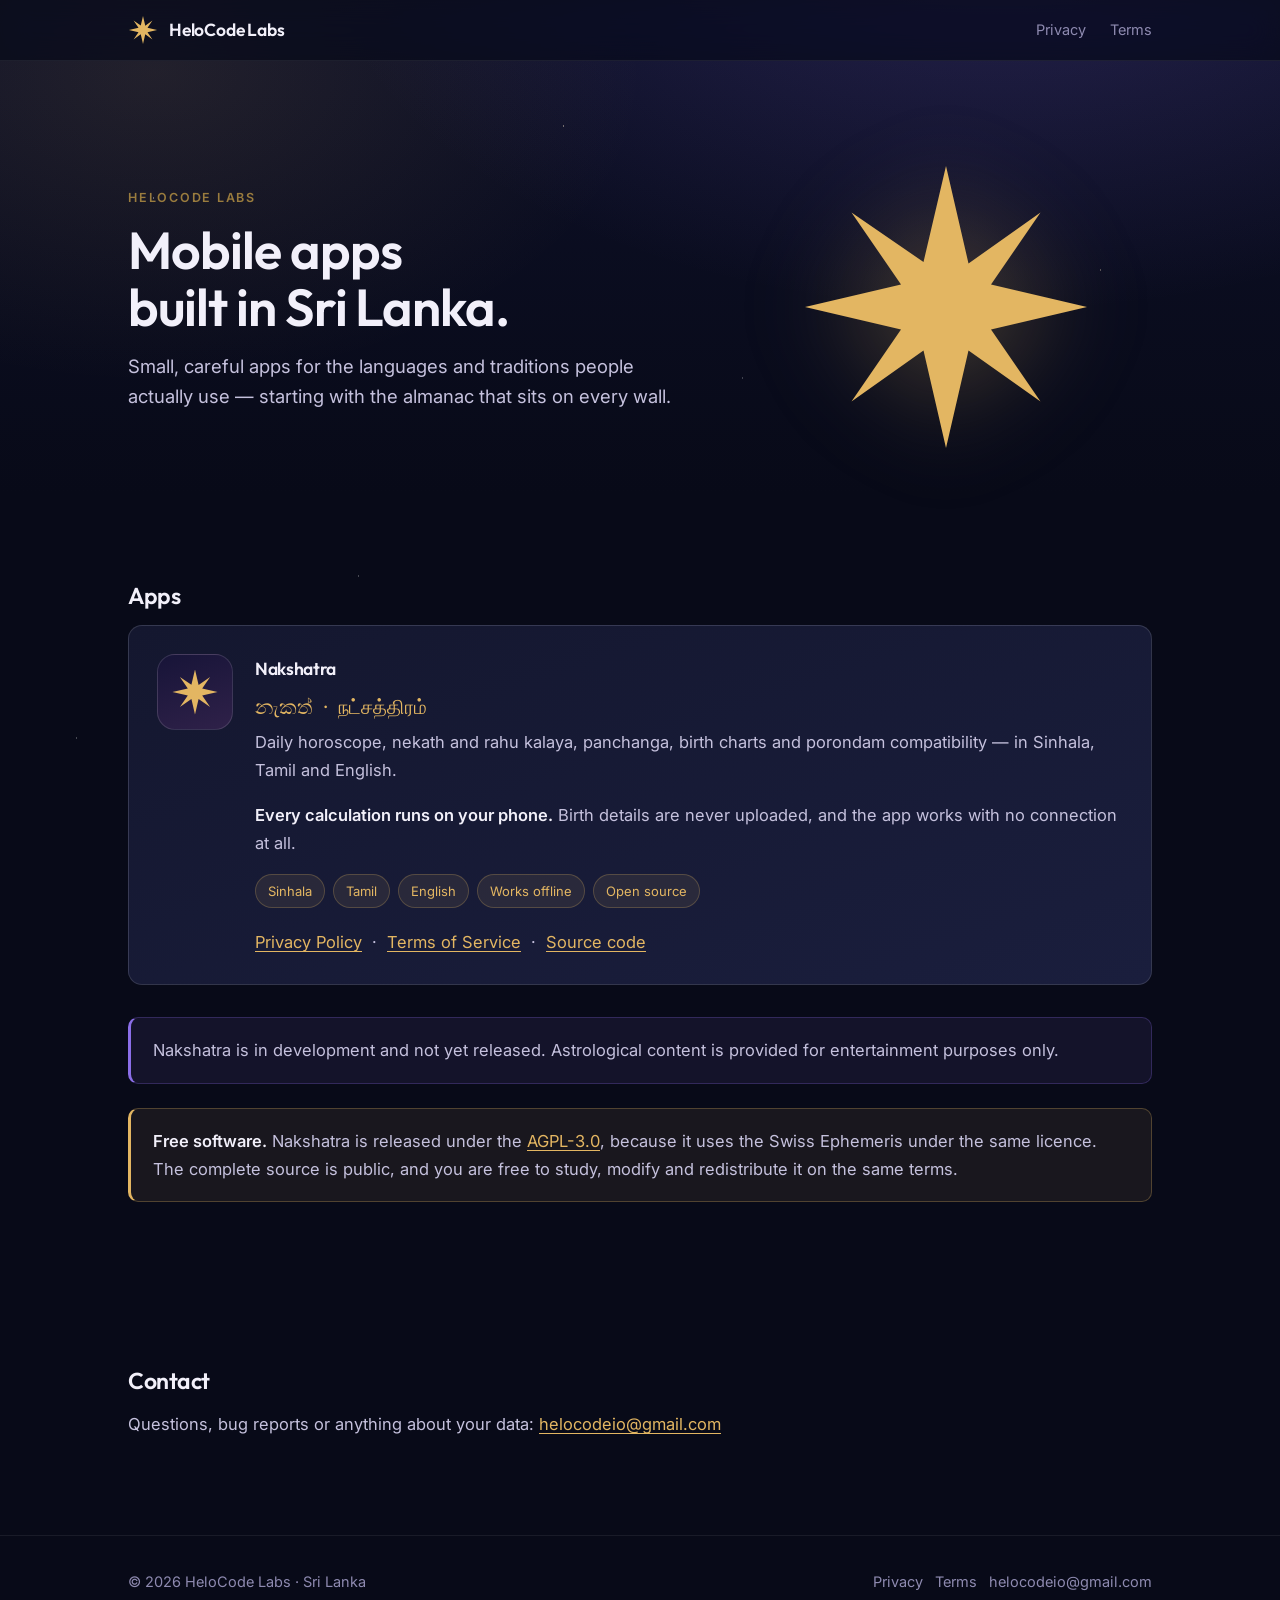
<file: index.html>
<!DOCTYPE html>
<html lang="en">
<head>
<meta charset="utf-8">
<meta name="viewport" content="width=device-width, initial-scale=1">
<meta name="color-scheme" content="dark">
<title>HeloCode Labs</title>
<meta name="description" content="HeloCode Labs builds mobile apps in Sri Lanka.">
<link rel="preconnect" href="https://fonts.googleapis.com">
<link rel="preconnect" href="https://fonts.gstatic.com" crossorigin>
<link href="https://fonts.googleapis.com/css2?family=Inter:wght@400;500;600&family=Outfit:wght@500;600&display=swap" rel="stylesheet">
<style>
:root {
  --void: #080a18;
  --deep: #0d1028;
  --surface: #14172f;
  --surface-2: #1a1e3d;
  --line: rgba(255, 255, 255, 0.07);
  --line-strong: rgba(255, 255, 255, 0.13);

  --gold: #e3b662;
  --gold-dim: #9a7c3e;
  --violet: #8b6ee8;

  --ink: #f2f0fa;
  --ink-2: #c5c1dd;
  --muted: #8e8ab0;

  --radius: 14px;
  --maxw: 1080px;
  --font: "Inter", -apple-system, BlinkMacSystemFont, "Segoe UI", Roboto, sans-serif;
  --display: "Outfit", var(--font);
}

* { box-sizing: border-box; }
html { scroll-behavior: smooth; }

body {
  margin: 0;
  font-family: var(--font);
  font-size: 16.5px;
  line-height: 1.72;
  color: var(--ink-2);
  background: var(--void);
  -webkit-font-smoothing: antialiased;
  overflow-x: hidden;
}

/* Starfield: pure CSS, no image requests, so pages stay self-contained. */
.sky {
  position: fixed;
  inset: 0;
  z-index: -1;
  background:
    radial-gradient(1100px 620px at 78% -8%, rgba(139, 110, 232, 0.20), transparent 62%),
    radial-gradient(820px 520px at 12% 8%, rgba(227, 182, 98, 0.10), transparent 60%),
    linear-gradient(180deg, var(--deep) 0%, var(--void) 55%);
}
.sky::after {
  content: "";
  position: absolute;
  inset: 0;
  opacity: .5;
  background-image:
    radial-gradient(1.4px 1.4px at 12% 22%, rgba(255,255,255,.7) 50%, transparent 51%),
    radial-gradient(1.2px 1.2px at 28% 64%, rgba(255,255,255,.5) 50%, transparent 51%),
    radial-gradient(1.6px 1.6px at 44% 14%, rgba(255,240,210,.8) 50%, transparent 51%),
    radial-gradient(1.1px 1.1px at 58% 42%, rgba(255,255,255,.45) 50%, transparent 51%),
    radial-gradient(1.5px 1.5px at 72% 76%, rgba(255,255,255,.6) 50%, transparent 51%),
    radial-gradient(1.2px 1.2px at 86% 30%, rgba(255,240,210,.6) 50%, transparent 51%),
    radial-gradient(1.3px 1.3px at 6% 82%, rgba(255,255,255,.5) 50%, transparent 51%),
    radial-gradient(1.1px 1.1px at 94% 58%, rgba(255,255,255,.4) 50%, transparent 51%);
}

/* Horizontal padding is set on its own axis so that section rules below can
   add vertical padding without silently resetting it to zero — which is what
   `padding: 96px 0` on a .shell element would do, letting content touch the
   screen edge on any viewport narrower than --maxw. */
.shell { max-width: var(--maxw); margin: 0 auto; padding-inline: 28px; }
@media (max-width: 560px) { .shell { padding-inline: 20px; } }

/* ── Header ─────────────────────────────────────────────── */
.nav {
  position: sticky; top: 0; z-index: 20;
  backdrop-filter: saturate(150%) blur(14px);
  background: rgba(8, 10, 24, 0.72);
  border-bottom: 1px solid var(--line);
}
.nav-in {
  max-width: var(--maxw); margin: 0 auto; padding: 15px 28px;
  display: flex; align-items: center; justify-content: space-between; gap: 20px;
}
.brand { display: inline-flex; align-items: center; gap: 11px; text-decoration: none; }
.brand svg { width: 30px; height: 30px; flex: none; }
.brand span {
  font-family: var(--display); font-weight: 600; font-size: 17.5px;
  letter-spacing: -.01em; color: var(--ink);
}
.nav-links { display: flex; gap: 24px; font-size: 14.5px; }
.nav-links a { color: var(--muted); text-decoration: none; transition: color .18s; }
.nav-links a:hover { color: var(--gold); }

/* ── Type ───────────────────────────────────────────────── */
h1, h2, h3 { font-family: var(--display); color: var(--ink); letter-spacing: -.02em; }
h1 { font-size: clamp(34px, 5.2vw, 52px); line-height: 1.1; font-weight: 600; margin: 0 0 14px; }
h2 { font-size: 23px; font-weight: 600; margin: 52px 0 14px; line-height: 1.3; }
h3 { font-size: 17.5px; font-weight: 600; margin: 30px 0 8px; }
p { margin: 0 0 16px; }
a { color: var(--gold); text-decoration: underline; text-underline-offset: 3px; text-decoration-thickness: 1px; }
a:hover { color: #f3d192; }
strong { color: var(--ink); font-weight: 600; }
ul { padding-left: 20px; margin: 0 0 16px; }
li { margin: 7px 0; }
li::marker { color: var(--gold-dim); }
code {
  font-family: ui-monospace, "SF Mono", Menlo, Consolas, monospace;
  font-size: .88em; background: rgba(255,255,255,.06);
  border: 1px solid var(--line); padding: 2px 7px; border-radius: 6px; color: var(--gold);
}
.eyebrow {
  font-size: 12.5px; font-weight: 600; letter-spacing: .14em; text-transform: uppercase;
  color: var(--gold-dim); margin: 0 0 14px;
}
.lede { font-size: 18.5px; line-height: 1.65; color: var(--ink-2); }

/* ── Hero ───────────────────────────────────────────────── */
.hero { padding-block: 96px 72px; display: grid; grid-template-columns: 1.15fr .85fr; gap: 56px; align-items: center; }
.hero-star { display: flex; justify-content: center; }
.hero-star svg { width: min(300px, 76vw); height: auto; filter: drop-shadow(0 0 46px rgba(227,182,98,.28)); }
@media (max-width: 820px) {
  .hero { grid-template-columns: 1fr; padding-block: 60px 48px; gap: 36px; }
  .hero-star { order: -1; }
  .hero-star svg { width: min(200px, 56vw); }
}

/* ── Cards ──────────────────────────────────────────────── */
.card {
  background: linear-gradient(160deg, var(--surface), var(--surface-2));
  border: 1px solid var(--line-strong);
  border-radius: var(--radius);
  padding: 28px;
}
.app-card { display: grid; grid-template-columns: auto 1fr; gap: 22px; align-items: start; }
.app-icon {
  width: 76px; height: 76px; border-radius: 18px; flex: none;
  background: linear-gradient(160deg, #171438, #2f2149);
  display: grid; place-items: center;
  border: 1px solid var(--line-strong);
}
.app-icon svg { width: 48px; height: 48px; }
@media (max-width: 560px) { .app-card { grid-template-columns: 1fr; } }

.scripts { font-size: 20px; color: var(--gold); margin: 0 0 6px; line-height: 1.5; }
.pill-row { display: flex; flex-wrap: wrap; gap: 8px; margin-top: 16px; }
.pill {
  font-size: 13px; padding: 5px 12px; border-radius: 999px;
  background: rgba(227,182,98,.09); border: 1px solid rgba(227,182,98,.24); color: var(--gold);
}

/* ── Legal pages ────────────────────────────────────────── */
.doc { display: grid; grid-template-columns: 218px 1fr; gap: 56px; padding-block: 56px 110px; align-items: start; }
.toc { position: sticky; top: 84px; font-size: 14.5px; }
.toc-title {
  font-size: 11.5px; letter-spacing: .14em; text-transform: uppercase;
  color: var(--muted); margin-bottom: 12px; font-weight: 600;
}
.toc a {
  display: block; padding: 6px 0 6px 13px; color: var(--muted);
  text-decoration: none; border-left: 2px solid var(--line);
  transition: color .18s, border-color .18s;
}
.toc a:hover { color: var(--gold); border-left-color: var(--gold); }
@media (max-width: 900px) { .doc { grid-template-columns: 1fr; gap: 0; padding-block: 40px 80px; } .toc { display: none; } }

/* min-width: 0 is load-bearing. Grid and flex children default to
   min-width: auto, so the table's min-width: 460px would force this track
   wider than a phone screen and push the body text off the right edge —
   with body{overflow-x:hidden} quietly hiding the evidence. Zeroing it lets
   the track shrink and keeps the overflow inside .table-wrap, where it can
   scroll on its own. */
.doc-body { max-width: 720px; min-width: 0; }
.doc > * { min-width: 0; }
.app-card > * { min-width: 0; }
.hero > * { min-width: 0; }
.doc-body h2 { scroll-margin-top: 88px; display: flex; align-items: baseline; gap: 12px; }
.doc-body h2 .num {
  font-size: 13px; color: var(--gold-dim); font-variant-numeric: tabular-nums;
  border: 1px solid var(--line-strong); border-radius: 7px; padding: 2px 8px; flex: none;
}

.note {
  background: rgba(139,110,232,.09);
  border: 1px solid rgba(139,110,232,.26);
  border-left: 3px solid var(--violet);
  border-radius: 10px; padding: 18px 22px; margin: 24px 0;
}
.note.warn { background: rgba(227,182,98,.08); border-color: rgba(227,182,98,.28); border-left-color: var(--gold); }

.table-wrap { overflow-x: auto; border: 1px solid var(--line); border-radius: 10px; margin: 20px 0; }
table { width: 100%; border-collapse: collapse; font-size: 15px; min-width: 420px; }
th, td { text-align: left; padding: 13px 16px; border-bottom: 1px solid var(--line); vertical-align: top; }
tr:last-child td { border-bottom: none; }
th { background: rgba(255,255,255,.035); color: var(--ink); font-weight: 600; font-size: 13.5px; letter-spacing: .02em; }

/* ── Footer ─────────────────────────────────────────────── */
.foot { border-top: 1px solid var(--line); padding-block: 34px 56px; font-size: 14.5px; color: var(--muted); }
.foot-in { display: flex; flex-wrap: wrap; gap: 10px 24px; justify-content: space-between; align-items: center; }
.foot a { color: var(--muted); text-decoration: none; }
.foot a:hover { color: var(--gold); }

@media (max-width: 560px) {
  .nav-in { padding: 13px 20px; }
  .card { padding: 22px; }
}

@media (prefers-reduced-motion: reduce) { html { scroll-behavior: auto; } }
</style>
</head>
<body>
<div class="sky"></div>

<nav class="nav">
  <div class="nav-in">
    <a class="brand" href="index.html">
      <span style="color:var(--gold);display:flex"><svg viewBox="0 0 100 100" aria-hidden="true"><path fill="currentColor" d="M50 3 57.5 35.5 81.5 18.5 65 42.5 97 50 65 57.5 81.5 81.5 57.5 64.5 50 97 42.5 64.5 18.5 81.5 35 57.5 3 50 35 42.5 18.5 18.5 42.5 35Z"/></svg></span>
      <span>HeloCode Labs</span>
    </a>
    <div class="nav-links">
      <a href="nakshatra/privacy.html">Privacy</a>
      <a href="nakshatra/terms.html">Terms</a>
    </div>
  </div>
</nav>

<section class="shell hero">
  <div>
    <p class="eyebrow">HeloCode Labs</p>
    <h1>Mobile apps<br>built in Sri&nbsp;Lanka.</h1>
    <p class="lede">Small, careful apps for the languages and traditions people
    actually use — starting with the almanac that sits on every wall.</p>
  </div>
  <div class="hero-star" style="color:var(--gold)"><svg viewBox="0 0 100 100" aria-hidden="true"><path fill="currentColor" d="M50 3 57.5 35.5 81.5 18.5 65 42.5 97 50 65 57.5 81.5 81.5 57.5 64.5 50 97 42.5 64.5 18.5 81.5 35 57.5 3 50 35 42.5 18.5 18.5 42.5 35Z"/></svg></div>
</section>

<section class="shell" style="padding-bottom:88px">
  <h2>Apps</h2>

  <div class="card app-card">
    <div class="app-icon" style="color:var(--gold)"><svg viewBox="0 0 100 100" aria-hidden="true"><path fill="currentColor" d="M50 3 57.5 35.5 81.5 18.5 65 42.5 97 50 65 57.5 81.5 81.5 57.5 64.5 50 97 42.5 64.5 18.5 81.5 35 57.5 3 50 35 42.5 18.5 18.5 42.5 35Z"/></svg></div>
    <div>
      <h3 style="margin-top:0">Nakshatra</h3>
      <p class="scripts">නැකත් &nbsp;·&nbsp; நட்சத்திரம்</p>
      <p>Daily horoscope, nekath and rahu kalaya, panchanga, birth charts and
      porondam compatibility — in Sinhala, Tamil and English.</p>
      <p><strong>Every calculation runs on your phone.</strong> Birth details are
      never uploaded, and the app works with no connection at all.</p>
      <div class="pill-row">
        <span class="pill">Sinhala</span>
        <span class="pill">Tamil</span>
        <span class="pill">English</span>
        <span class="pill">Works offline</span>
        <span class="pill">Open source</span>
      </div>
      <p style="margin-top:20px;margin-bottom:0">
        <a href="nakshatra/privacy.html">Privacy Policy</a> &nbsp;·&nbsp;
        <a href="nakshatra/terms.html">Terms of Service</a> &nbsp;·&nbsp;
        <a href="https://github.com/chamod-ishankha/helocode-nakshatra" rel="noopener">Source code</a>
      </p>
    </div>
  </div>

  <div class="note" style="margin-top:32px">
    Nakshatra is in development and not yet released. Astrological content is
    provided for entertainment purposes only.
  </div>

  <div class="note warn" style="margin-top:16px">
    <strong>Free software.</strong> Nakshatra is released under the
    <a href="https://www.gnu.org/licenses/agpl-3.0.html" rel="noopener">AGPL-3.0</a>,
    because it uses the Swiss Ephemeris under the same licence. The complete
    source is public, and you are free to study, modify and redistribute it on
    the same terms.
  </div>
</section>

<section class="shell" style="padding-bottom:80px">
  <h2>Contact</h2>
  <p>Questions, bug reports or anything about your data:
  <a href="mailto:helocodeio@gmail.com">helocodeio@gmail.com</a></p>
</section>


<footer class="foot">
  <div class="shell foot-in">
    <span>&copy; 2026 HeloCode Labs &middot; Sri Lanka</span>
    <span>
      <a href="nakshatra/privacy.html">Privacy</a> &nbsp;
      <a href="nakshatra/terms.html">Terms</a> &nbsp;
      <a href="mailto:helocodeio@gmail.com">helocodeio@gmail.com</a>
    </span>
  </div>
</footer>

</body>
</html>
</file>
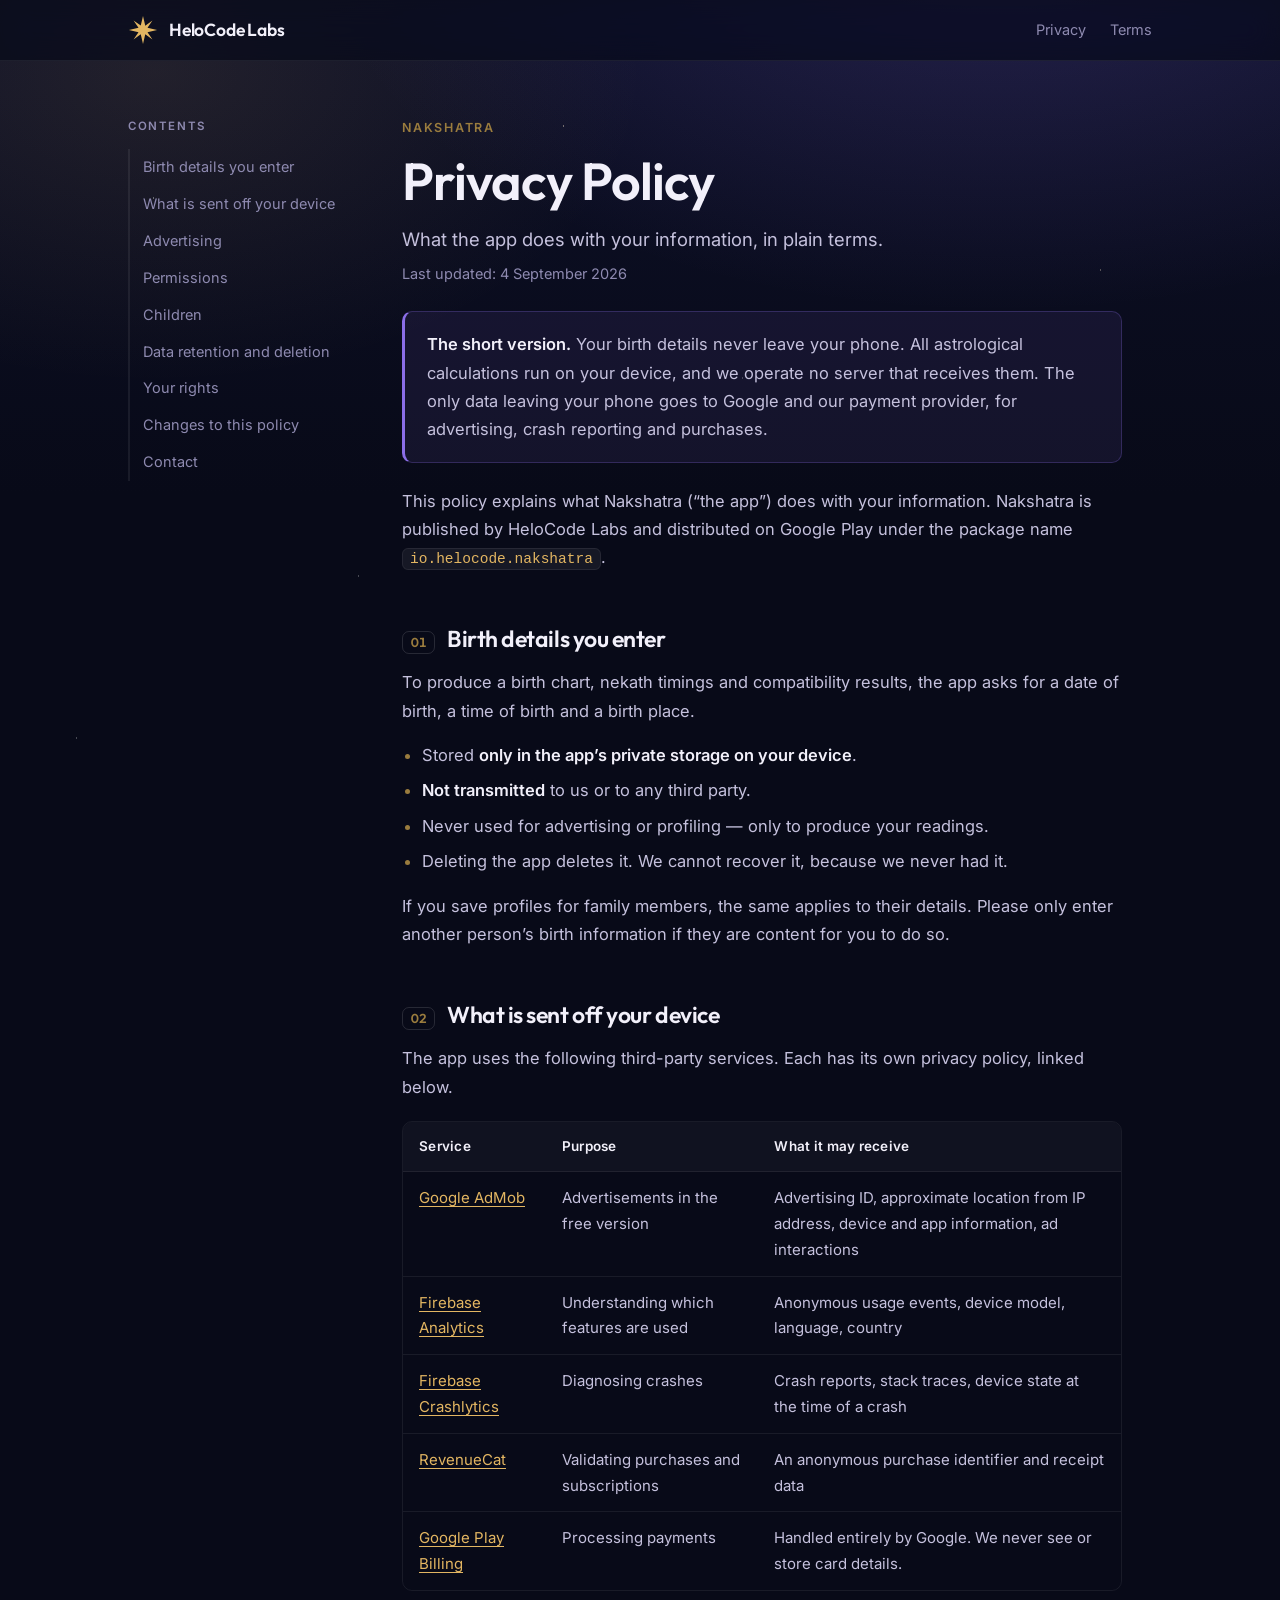
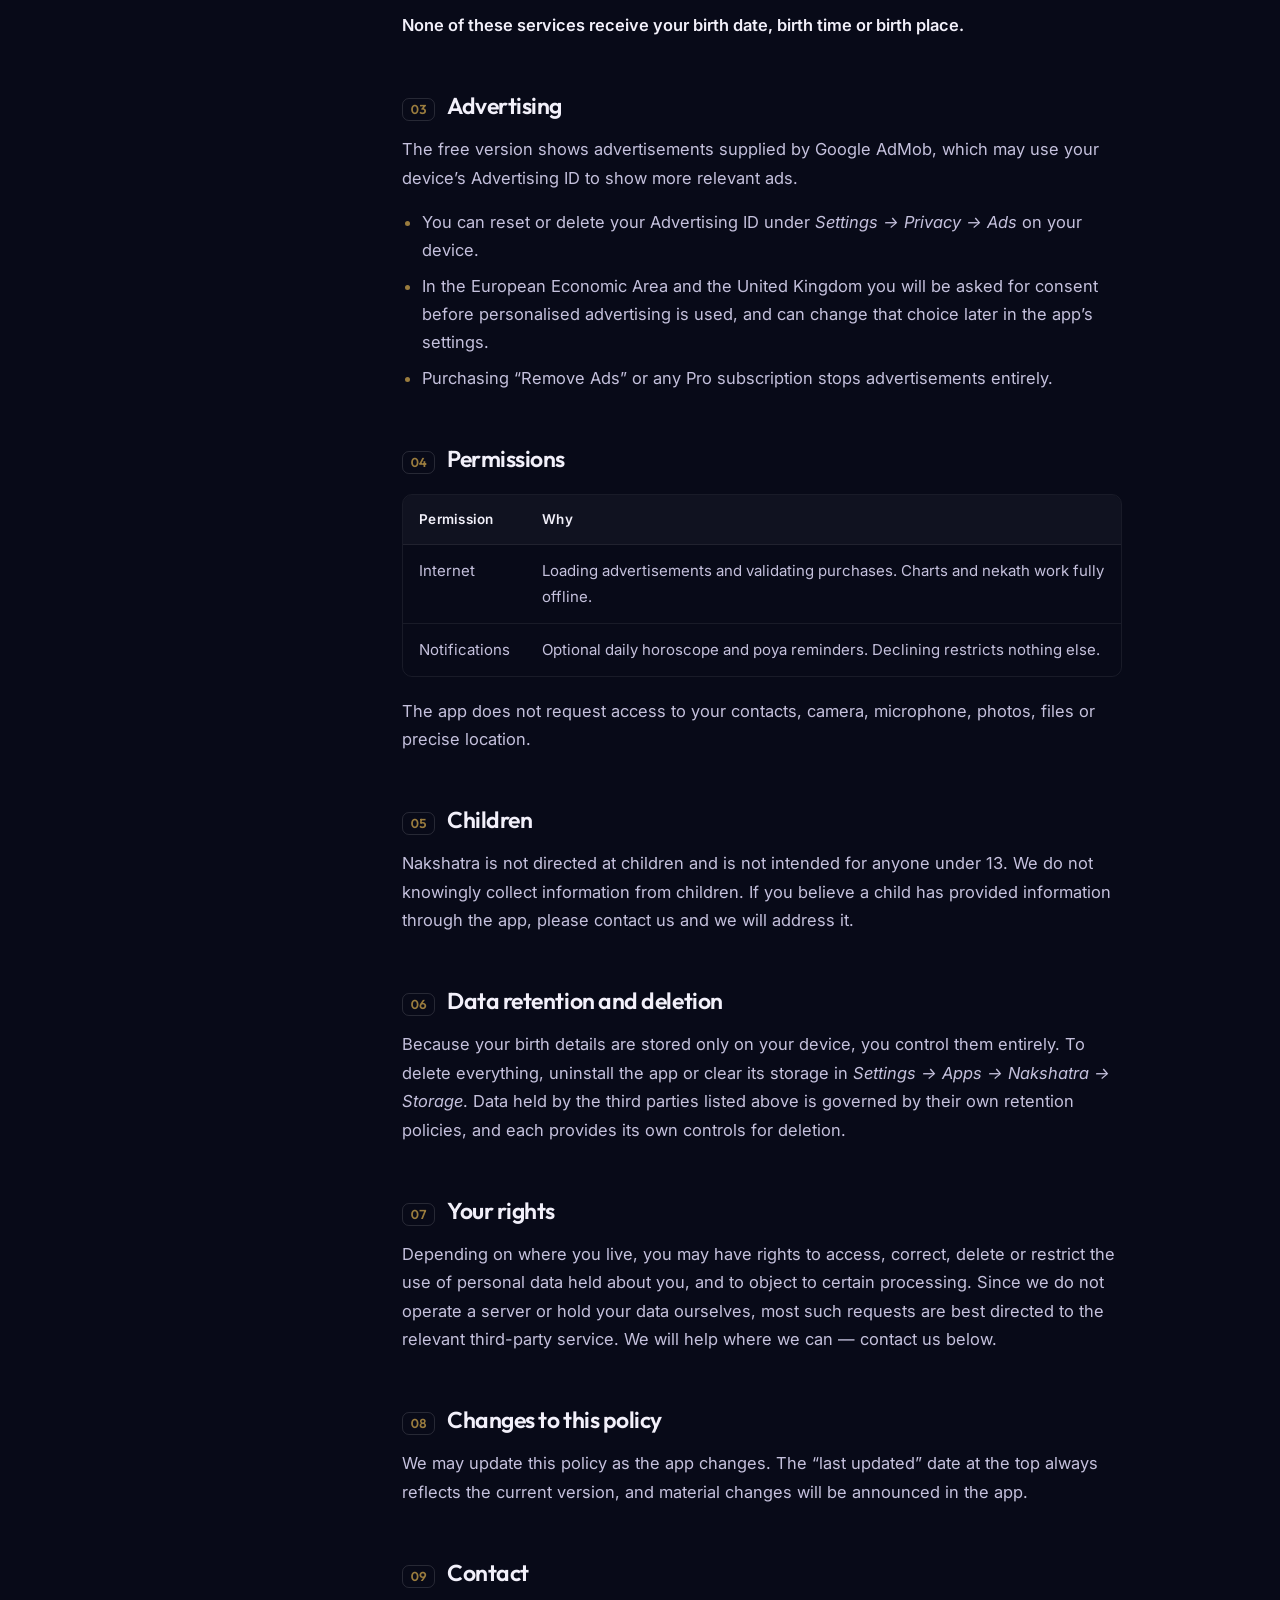
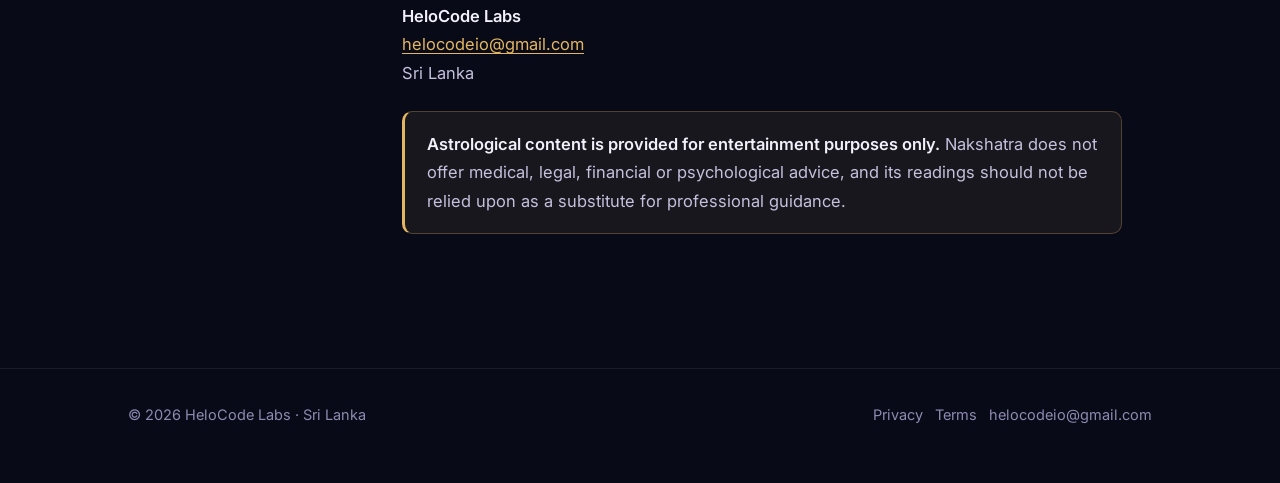
<file: nakshatra/privacy.html>
<!DOCTYPE html>
<html lang="en">
<head>
<meta charset="utf-8">
<meta name="viewport" content="width=device-width, initial-scale=1">
<meta name="color-scheme" content="dark">
<title>Privacy Policy — Nakshatra | HeloCode Labs</title>
<meta name="description" content="How Nakshatra handles your data. Birth details never leave your device.">
<link rel="preconnect" href="https://fonts.googleapis.com">
<link rel="preconnect" href="https://fonts.gstatic.com" crossorigin>
<link href="https://fonts.googleapis.com/css2?family=Inter:wght@400;500;600&family=Outfit:wght@500;600&display=swap" rel="stylesheet">
<style>
:root {
  --void: #080a18;
  --deep: #0d1028;
  --surface: #14172f;
  --surface-2: #1a1e3d;
  --line: rgba(255, 255, 255, 0.07);
  --line-strong: rgba(255, 255, 255, 0.13);

  --gold: #e3b662;
  --gold-dim: #9a7c3e;
  --violet: #8b6ee8;

  --ink: #f2f0fa;
  --ink-2: #c5c1dd;
  --muted: #8e8ab0;

  --radius: 14px;
  --maxw: 1080px;
  --font: "Inter", -apple-system, BlinkMacSystemFont, "Segoe UI", Roboto, sans-serif;
  --display: "Outfit", var(--font);
}

* { box-sizing: border-box; }
html { scroll-behavior: smooth; }

body {
  margin: 0;
  font-family: var(--font);
  font-size: 16.5px;
  line-height: 1.72;
  color: var(--ink-2);
  background: var(--void);
  -webkit-font-smoothing: antialiased;
  overflow-x: hidden;
}

/* Starfield: pure CSS, no image requests, so pages stay self-contained. */
.sky {
  position: fixed;
  inset: 0;
  z-index: -1;
  background:
    radial-gradient(1100px 620px at 78% -8%, rgba(139, 110, 232, 0.20), transparent 62%),
    radial-gradient(820px 520px at 12% 8%, rgba(227, 182, 98, 0.10), transparent 60%),
    linear-gradient(180deg, var(--deep) 0%, var(--void) 55%);
}
.sky::after {
  content: "";
  position: absolute;
  inset: 0;
  opacity: .5;
  background-image:
    radial-gradient(1.4px 1.4px at 12% 22%, rgba(255,255,255,.7) 50%, transparent 51%),
    radial-gradient(1.2px 1.2px at 28% 64%, rgba(255,255,255,.5) 50%, transparent 51%),
    radial-gradient(1.6px 1.6px at 44% 14%, rgba(255,240,210,.8) 50%, transparent 51%),
    radial-gradient(1.1px 1.1px at 58% 42%, rgba(255,255,255,.45) 50%, transparent 51%),
    radial-gradient(1.5px 1.5px at 72% 76%, rgba(255,255,255,.6) 50%, transparent 51%),
    radial-gradient(1.2px 1.2px at 86% 30%, rgba(255,240,210,.6) 50%, transparent 51%),
    radial-gradient(1.3px 1.3px at 6% 82%, rgba(255,255,255,.5) 50%, transparent 51%),
    radial-gradient(1.1px 1.1px at 94% 58%, rgba(255,255,255,.4) 50%, transparent 51%);
}

/* Horizontal padding is set on its own axis so that section rules below can
   add vertical padding without silently resetting it to zero — which is what
   `padding: 96px 0` on a .shell element would do, letting content touch the
   screen edge on any viewport narrower than --maxw. */
.shell { max-width: var(--maxw); margin: 0 auto; padding-inline: 28px; }
@media (max-width: 560px) { .shell { padding-inline: 20px; } }

/* ── Header ─────────────────────────────────────────────── */
.nav {
  position: sticky; top: 0; z-index: 20;
  backdrop-filter: saturate(150%) blur(14px);
  background: rgba(8, 10, 24, 0.72);
  border-bottom: 1px solid var(--line);
}
.nav-in {
  max-width: var(--maxw); margin: 0 auto; padding: 15px 28px;
  display: flex; align-items: center; justify-content: space-between; gap: 20px;
}
.brand { display: inline-flex; align-items: center; gap: 11px; text-decoration: none; }
.brand svg { width: 30px; height: 30px; flex: none; }
.brand span {
  font-family: var(--display); font-weight: 600; font-size: 17.5px;
  letter-spacing: -.01em; color: var(--ink);
}
.nav-links { display: flex; gap: 24px; font-size: 14.5px; }
.nav-links a { color: var(--muted); text-decoration: none; transition: color .18s; }
.nav-links a:hover { color: var(--gold); }

/* ── Type ───────────────────────────────────────────────── */
h1, h2, h3 { font-family: var(--display); color: var(--ink); letter-spacing: -.02em; }
h1 { font-size: clamp(34px, 5.2vw, 52px); line-height: 1.1; font-weight: 600; margin: 0 0 14px; }
h2 { font-size: 23px; font-weight: 600; margin: 52px 0 14px; line-height: 1.3; }
h3 { font-size: 17.5px; font-weight: 600; margin: 30px 0 8px; }
p { margin: 0 0 16px; }
a { color: var(--gold); text-decoration: underline; text-underline-offset: 3px; text-decoration-thickness: 1px; }
a:hover { color: #f3d192; }
strong { color: var(--ink); font-weight: 600; }
ul { padding-left: 20px; margin: 0 0 16px; }
li { margin: 7px 0; }
li::marker { color: var(--gold-dim); }
code {
  font-family: ui-monospace, "SF Mono", Menlo, Consolas, monospace;
  font-size: .88em; background: rgba(255,255,255,.06);
  border: 1px solid var(--line); padding: 2px 7px; border-radius: 6px; color: var(--gold);
}
.eyebrow {
  font-size: 12.5px; font-weight: 600; letter-spacing: .14em; text-transform: uppercase;
  color: var(--gold-dim); margin: 0 0 14px;
}
.lede { font-size: 18.5px; line-height: 1.65; color: var(--ink-2); }

/* ── Hero ───────────────────────────────────────────────── */
.hero { padding-block: 96px 72px; display: grid; grid-template-columns: 1.15fr .85fr; gap: 56px; align-items: center; }
.hero-star { display: flex; justify-content: center; }
.hero-star svg { width: min(300px, 76vw); height: auto; filter: drop-shadow(0 0 46px rgba(227,182,98,.28)); }
@media (max-width: 820px) {
  .hero { grid-template-columns: 1fr; padding-block: 60px 48px; gap: 36px; }
  .hero-star { order: -1; }
  .hero-star svg { width: min(200px, 56vw); }
}

/* ── Cards ──────────────────────────────────────────────── */
.card {
  background: linear-gradient(160deg, var(--surface), var(--surface-2));
  border: 1px solid var(--line-strong);
  border-radius: var(--radius);
  padding: 28px;
}
.app-card { display: grid; grid-template-columns: auto 1fr; gap: 22px; align-items: start; }
.app-icon {
  width: 76px; height: 76px; border-radius: 18px; flex: none;
  background: linear-gradient(160deg, #171438, #2f2149);
  display: grid; place-items: center;
  border: 1px solid var(--line-strong);
}
.app-icon svg { width: 48px; height: 48px; }
@media (max-width: 560px) { .app-card { grid-template-columns: 1fr; } }

.scripts { font-size: 20px; color: var(--gold); margin: 0 0 6px; line-height: 1.5; }
.pill-row { display: flex; flex-wrap: wrap; gap: 8px; margin-top: 16px; }
.pill {
  font-size: 13px; padding: 5px 12px; border-radius: 999px;
  background: rgba(227,182,98,.09); border: 1px solid rgba(227,182,98,.24); color: var(--gold);
}

/* ── Legal pages ────────────────────────────────────────── */
.doc { display: grid; grid-template-columns: 218px 1fr; gap: 56px; padding-block: 56px 110px; align-items: start; }
.toc { position: sticky; top: 84px; font-size: 14.5px; }
.toc-title {
  font-size: 11.5px; letter-spacing: .14em; text-transform: uppercase;
  color: var(--muted); margin-bottom: 12px; font-weight: 600;
}
.toc a {
  display: block; padding: 6px 0 6px 13px; color: var(--muted);
  text-decoration: none; border-left: 2px solid var(--line);
  transition: color .18s, border-color .18s;
}
.toc a:hover { color: var(--gold); border-left-color: var(--gold); }
@media (max-width: 900px) { .doc { grid-template-columns: 1fr; gap: 0; padding-block: 40px 80px; } .toc { display: none; } }

/* min-width: 0 is load-bearing. Grid and flex children default to
   min-width: auto, so the table's min-width: 460px would force this track
   wider than a phone screen and push the body text off the right edge —
   with body{overflow-x:hidden} quietly hiding the evidence. Zeroing it lets
   the track shrink and keeps the overflow inside .table-wrap, where it can
   scroll on its own. */
.doc-body { max-width: 720px; min-width: 0; }
.doc > * { min-width: 0; }
.app-card > * { min-width: 0; }
.hero > * { min-width: 0; }
.doc-body h2 { scroll-margin-top: 88px; display: flex; align-items: baseline; gap: 12px; }
.doc-body h2 .num {
  font-size: 13px; color: var(--gold-dim); font-variant-numeric: tabular-nums;
  border: 1px solid var(--line-strong); border-radius: 7px; padding: 2px 8px; flex: none;
}

.note {
  background: rgba(139,110,232,.09);
  border: 1px solid rgba(139,110,232,.26);
  border-left: 3px solid var(--violet);
  border-radius: 10px; padding: 18px 22px; margin: 24px 0;
}
.note.warn { background: rgba(227,182,98,.08); border-color: rgba(227,182,98,.28); border-left-color: var(--gold); }

.table-wrap { overflow-x: auto; border: 1px solid var(--line); border-radius: 10px; margin: 20px 0; }
table { width: 100%; border-collapse: collapse; font-size: 15px; min-width: 420px; }
th, td { text-align: left; padding: 13px 16px; border-bottom: 1px solid var(--line); vertical-align: top; }
tr:last-child td { border-bottom: none; }
th { background: rgba(255,255,255,.035); color: var(--ink); font-weight: 600; font-size: 13.5px; letter-spacing: .02em; }

/* ── Footer ─────────────────────────────────────────────── */
.foot { border-top: 1px solid var(--line); padding-block: 34px 56px; font-size: 14.5px; color: var(--muted); }
.foot-in { display: flex; flex-wrap: wrap; gap: 10px 24px; justify-content: space-between; align-items: center; }
.foot a { color: var(--muted); text-decoration: none; }
.foot a:hover { color: var(--gold); }

@media (max-width: 560px) {
  .nav-in { padding: 13px 20px; }
  .card { padding: 22px; }
}

@media (prefers-reduced-motion: reduce) { html { scroll-behavior: auto; } }
</style>
</head>
<body>
<div class="sky"></div>

<nav class="nav">
  <div class="nav-in">
    <a class="brand" href="../index.html">
      <span style="color:var(--gold);display:flex"><svg viewBox="0 0 100 100" aria-hidden="true"><path fill="currentColor" d="M50 3 57.5 35.5 81.5 18.5 65 42.5 97 50 65 57.5 81.5 81.5 57.5 64.5 50 97 42.5 64.5 18.5 81.5 35 57.5 3 50 35 42.5 18.5 18.5 42.5 35Z"/></svg></span>
      <span>HeloCode Labs</span>
    </a>
    <div class="nav-links">
      <a href="../nakshatra/privacy.html">Privacy</a>
      <a href="../nakshatra/terms.html">Terms</a>
    </div>
  </div>
</nav>

<div class="shell doc">
  <aside class="toc">
    <div class="toc-title">Contents</div>
      <a href="#birth-details-you-enter">Birth details you enter</a>
      <a href="#what-is-sent-off-your-device">What is sent off your device</a>
      <a href="#advertising">Advertising</a>
      <a href="#permissions">Permissions</a>
      <a href="#children">Children</a>
      <a href="#data-retention-and-deletion">Data retention and deletion</a>
      <a href="#your-rights">Your rights</a>
      <a href="#changes-to-this-policy">Changes to this policy</a>
      <a href="#contact">Contact</a>
  </aside>
  <article class="doc-body">
    <p class="eyebrow">Nakshatra</p>
    <h1>Privacy Policy</h1>
    <p class="lede" style="margin-bottom:8px">What the app does with your information, in plain terms.</p>
    <p style="color:var(--muted);font-size:14.5px">Last updated: 4 September 2026</p>

    <div class="note">
      <strong>The short version.</strong> Your birth details never leave your
      phone. All astrological calculations run on your device, and we operate no
      server that receives them. The only data leaving your phone goes to Google
      and our payment provider, for advertising, crash reporting and purchases.
    </div>

    <p>This policy explains what Nakshatra (“the app”) does with your
    information. Nakshatra is published by HeloCode Labs and distributed on
    Google Play under the package name <code>io.helocode.nakshatra</code>.</p>

    <h2 id="birth-details-you-enter"><span class="num">01</span>Birth details you enter</h2>
    <p>To produce a birth chart, nekath timings and compatibility results, the
    app asks for a date of birth, a time of birth and a birth place.</p>
    <ul>
      <li>Stored <strong>only in the app’s private storage on your device</strong>.</li>
      <li><strong>Not transmitted</strong> to us or to any third party.</li>
      <li>Never used for advertising or profiling — only to produce your readings.</li>
      <li>Deleting the app deletes it. We cannot recover it, because we never had it.</li>
    </ul>
    <p>If you save profiles for family members, the same applies to their
    details. Please only enter another person’s birth information if they are
    content for you to do so.</p>

    <h2 id="what-is-sent-off-your-device"><span class="num">02</span>What is sent off your device</h2>
    <p>The app uses the following third-party services. Each has its own privacy
    policy, linked below.</p>
    <div class="table-wrap">
      <table>
        <tr><th>Service</th><th>Purpose</th><th>What it may receive</th></tr>
        <tr>
          <td><a href="https://support.google.com/admob/answer/6128543" rel="nofollow noopener">Google AdMob</a></td>
          <td>Advertisements in the free version</td>
          <td>Advertising ID, approximate location from IP address, device and app information, ad interactions</td>
        </tr>
        <tr>
          <td><a href="https://firebase.google.com/support/privacy" rel="nofollow noopener">Firebase Analytics</a></td>
          <td>Understanding which features are used</td>
          <td>Anonymous usage events, device model, language, country</td>
        </tr>
        <tr>
          <td><a href="https://firebase.google.com/support/privacy" rel="nofollow noopener">Firebase Crashlytics</a></td>
          <td>Diagnosing crashes</td>
          <td>Crash reports, stack traces, device state at the time of a crash</td>
        </tr>
        <tr>
          <td><a href="https://www.revenuecat.com/privacy" rel="nofollow noopener">RevenueCat</a></td>
          <td>Validating purchases and subscriptions</td>
          <td>An anonymous purchase identifier and receipt data</td>
        </tr>
        <tr>
          <td><a href="https://policies.google.com/privacy" rel="nofollow noopener">Google Play Billing</a></td>
          <td>Processing payments</td>
          <td>Handled entirely by Google. We never see or store card details.</td>
        </tr>
      </table>
    </div>
    <p><strong>None of these services receive your birth date, birth time or
    birth place.</strong></p>

    <h2 id="advertising"><span class="num">03</span>Advertising</h2>
    <p>The free version shows advertisements supplied by Google AdMob, which may
    use your device’s Advertising ID to show more relevant ads.</p>
    <ul>
      <li>You can reset or delete your Advertising ID under
          <em>Settings → Privacy → Ads</em> on your device.</li>
      <li>In the European Economic Area and the United Kingdom you will be asked
          for consent before personalised advertising is used, and can change
          that choice later in the app’s settings.</li>
      <li>Purchasing “Remove Ads” or any Pro subscription stops advertisements entirely.</li>
    </ul>

    <h2 id="permissions"><span class="num">04</span>Permissions</h2>
    <div class="table-wrap">
      <table>
        <tr><th>Permission</th><th>Why</th></tr>
        <tr><td>Internet</td><td>Loading advertisements and validating purchases. Charts and nekath work fully offline.</td></tr>
        <tr><td>Notifications</td><td>Optional daily horoscope and poya reminders. Declining restricts nothing else.</td></tr>
      </table>
    </div>
    <p>The app does not request access to your contacts, camera, microphone,
    photos, files or precise location.</p>

    <h2 id="children"><span class="num">05</span>Children</h2>
    <p>Nakshatra is not directed at children and is not intended for anyone under
    13. We do not knowingly collect information from children. If you believe a
    child has provided information through the app, please contact us and we
    will address it.</p>

    <h2 id="data-retention-and-deletion"><span class="num">06</span>Data retention and deletion</h2>
    <p>Because your birth details are stored only on your device, you control
    them entirely. To delete everything, uninstall the app or clear its storage
    in <em>Settings → Apps → Nakshatra → Storage</em>. Data held by the third
    parties listed above is governed by their own retention policies, and each
    provides its own controls for deletion.</p>

    <h2 id="your-rights"><span class="num">07</span>Your rights</h2>
    <p>Depending on where you live, you may have rights to access, correct,
    delete or restrict the use of personal data held about you, and to object to
    certain processing. Since we do not operate a server or hold your data
    ourselves, most such requests are best directed to the relevant third-party
    service. We will help where we can — contact us below.</p>

    <h2 id="changes-to-this-policy"><span class="num">08</span>Changes to this policy</h2>
    <p>We may update this policy as the app changes. The “last updated” date at
    the top always reflects the current version, and material changes will be
    announced in the app.</p>

    <h2 id="contact"><span class="num">09</span>Contact</h2>
    <p><strong>HeloCode Labs</strong><br>
    <a href="mailto:helocodeio@gmail.com">helocodeio@gmail.com</a><br>
    Sri Lanka</p>

    <div class="note warn">
      <strong>Astrological content is provided for entertainment purposes only.</strong>
      Nakshatra does not offer medical, legal, financial or psychological advice,
      and its readings should not be relied upon as a substitute for
      professional guidance.
    </div>
  </article>
</div>


<footer class="foot">
  <div class="shell foot-in">
    <span>&copy; 2026 HeloCode Labs &middot; Sri Lanka</span>
    <span>
      <a href="../nakshatra/privacy.html">Privacy</a> &nbsp;
      <a href="../nakshatra/terms.html">Terms</a> &nbsp;
      <a href="mailto:helocodeio@gmail.com">helocodeio@gmail.com</a>
    </span>
  </div>
</footer>

</body>
</html>
</file>
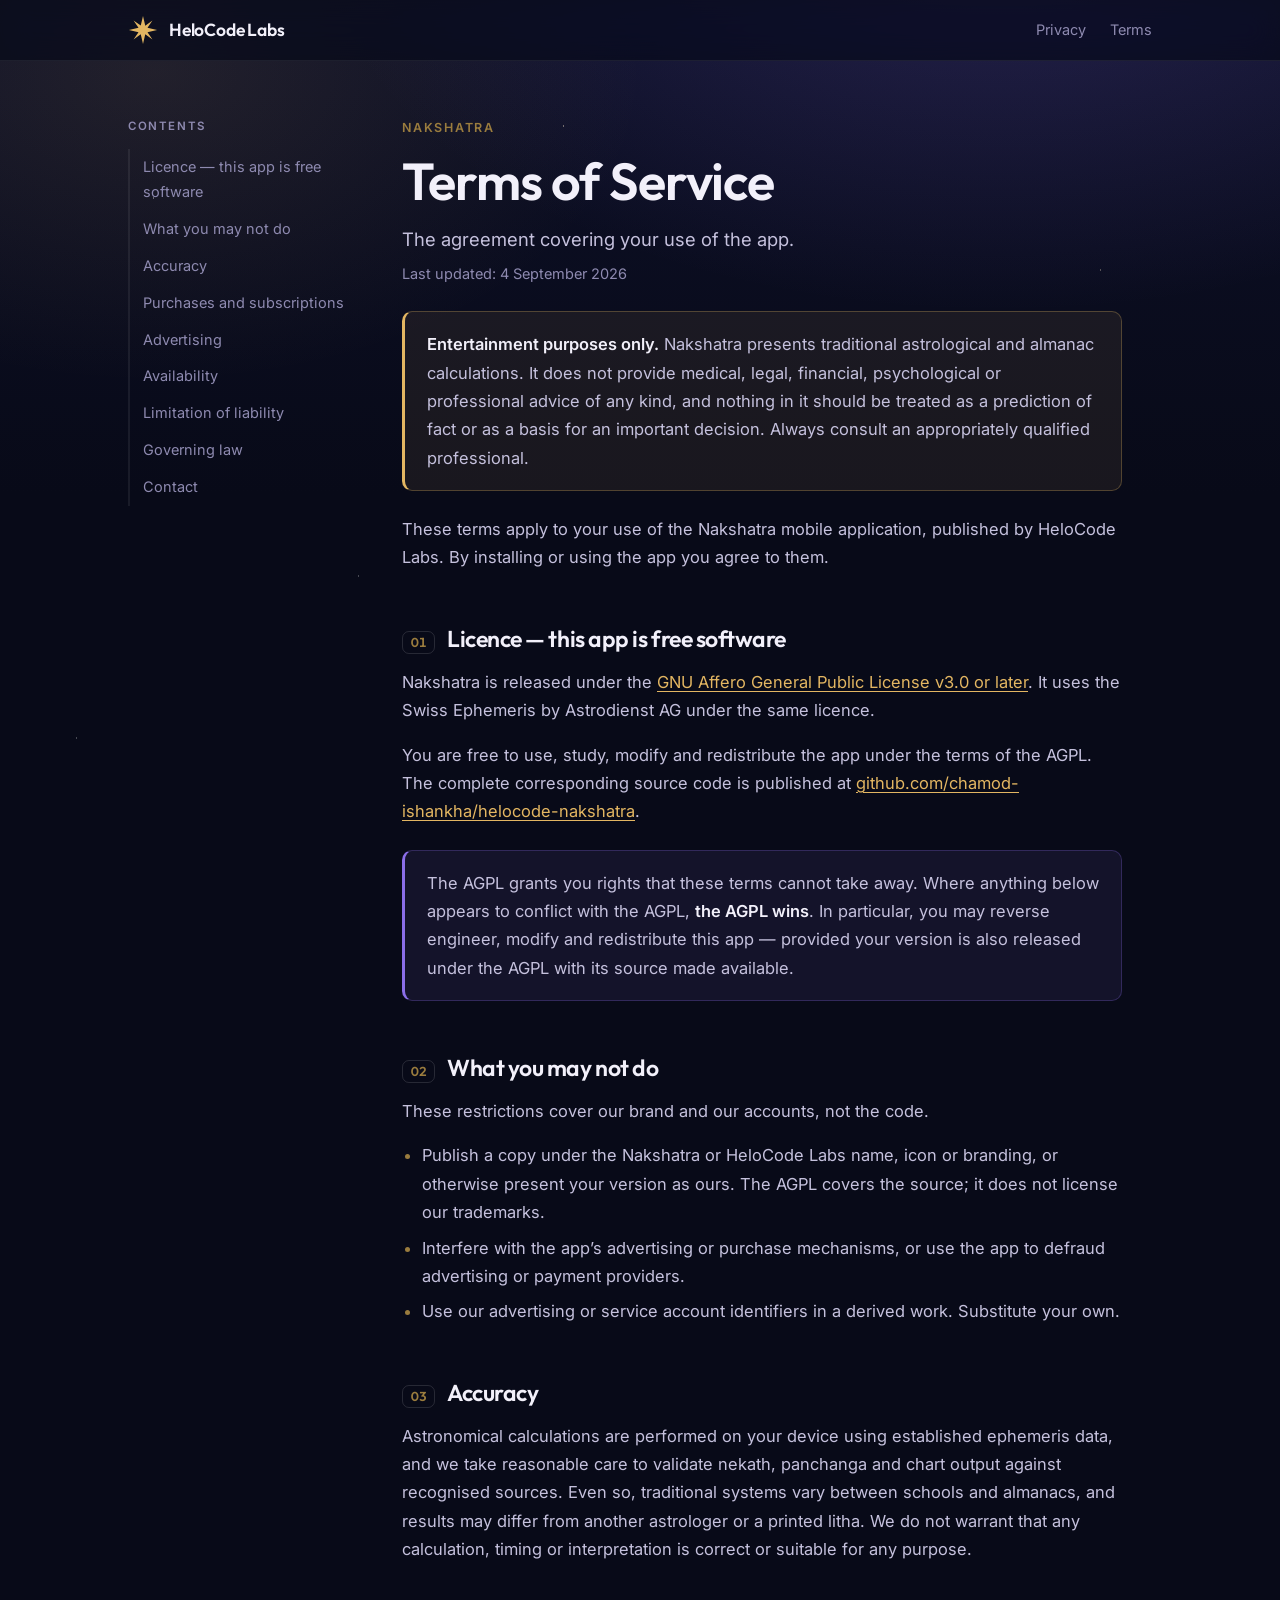
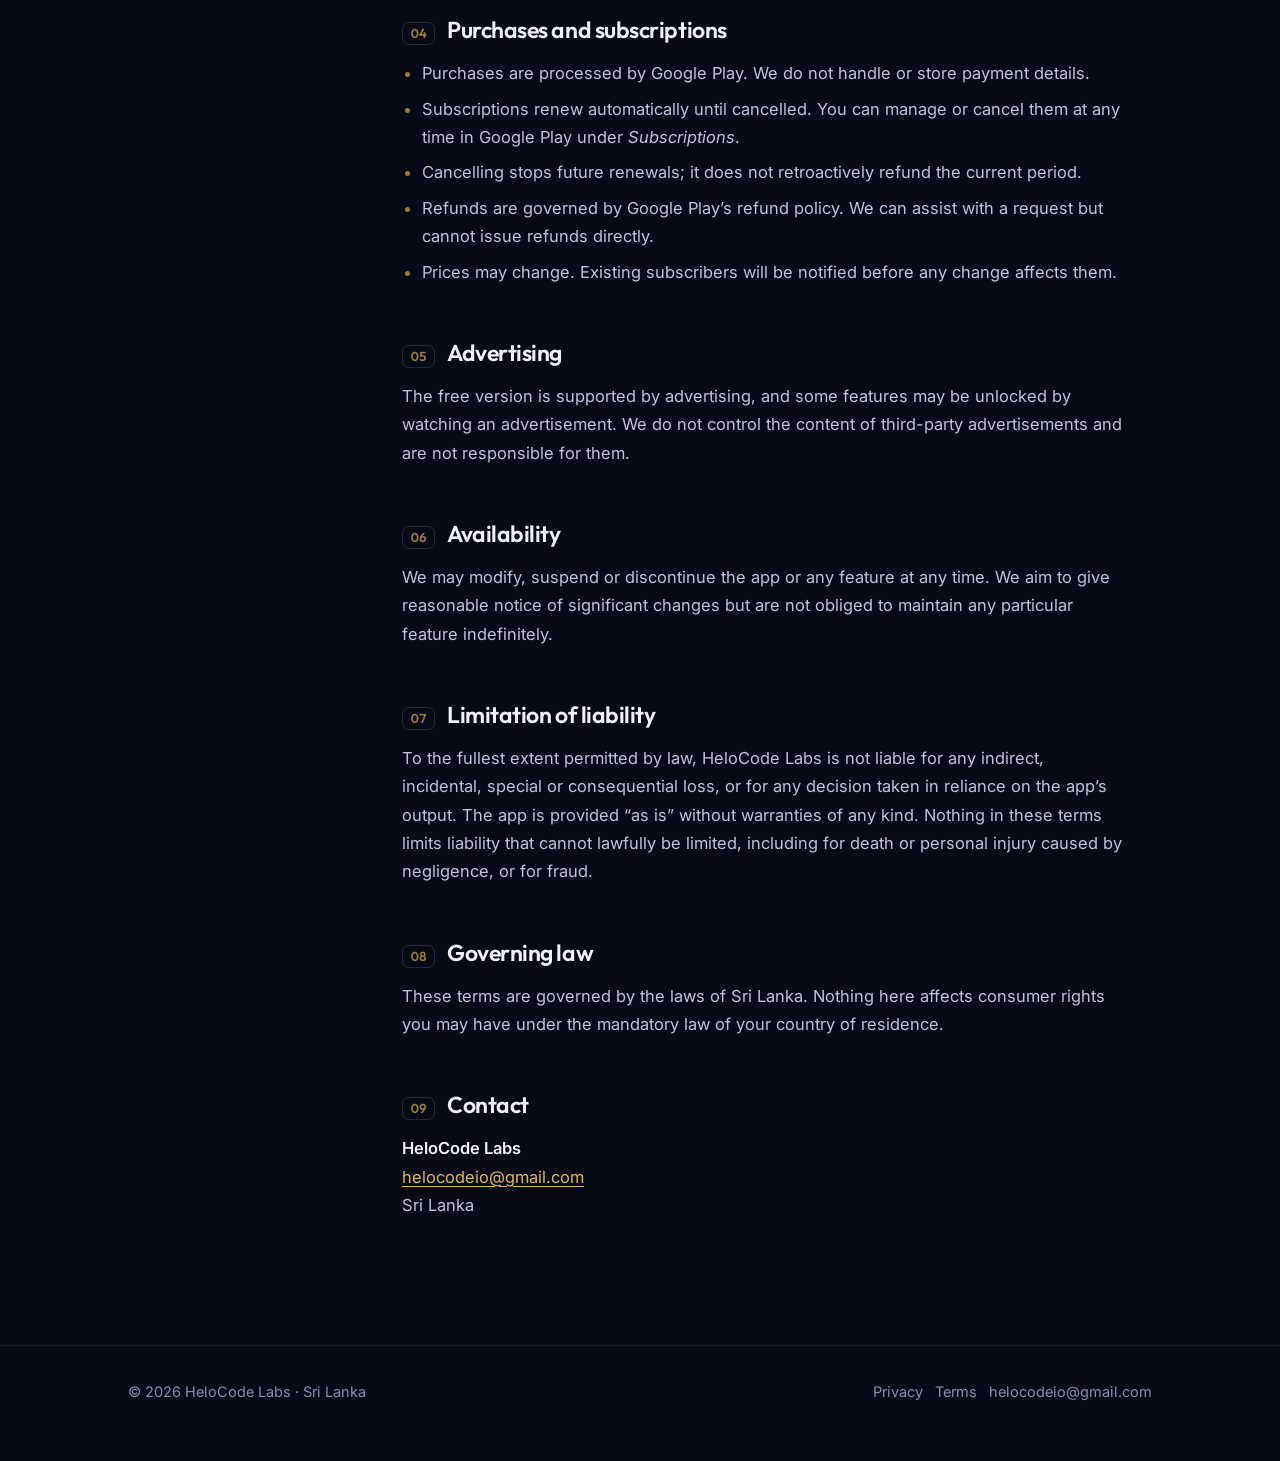
<file: nakshatra/terms.html>
<!DOCTYPE html>
<html lang="en">
<head>
<meta charset="utf-8">
<meta name="viewport" content="width=device-width, initial-scale=1">
<meta name="color-scheme" content="dark">
<title>Terms of Service — Nakshatra | HeloCode Labs</title>
<meta name="description" content="Terms of service for the Nakshatra astrology and almanac app.">
<link rel="preconnect" href="https://fonts.googleapis.com">
<link rel="preconnect" href="https://fonts.gstatic.com" crossorigin>
<link href="https://fonts.googleapis.com/css2?family=Inter:wght@400;500;600&family=Outfit:wght@500;600&display=swap" rel="stylesheet">
<style>
:root {
  --void: #080a18;
  --deep: #0d1028;
  --surface: #14172f;
  --surface-2: #1a1e3d;
  --line: rgba(255, 255, 255, 0.07);
  --line-strong: rgba(255, 255, 255, 0.13);

  --gold: #e3b662;
  --gold-dim: #9a7c3e;
  --violet: #8b6ee8;

  --ink: #f2f0fa;
  --ink-2: #c5c1dd;
  --muted: #8e8ab0;

  --radius: 14px;
  --maxw: 1080px;
  --font: "Inter", -apple-system, BlinkMacSystemFont, "Segoe UI", Roboto, sans-serif;
  --display: "Outfit", var(--font);
}

* { box-sizing: border-box; }
html { scroll-behavior: smooth; }

body {
  margin: 0;
  font-family: var(--font);
  font-size: 16.5px;
  line-height: 1.72;
  color: var(--ink-2);
  background: var(--void);
  -webkit-font-smoothing: antialiased;
  overflow-x: hidden;
}

/* Starfield: pure CSS, no image requests, so pages stay self-contained. */
.sky {
  position: fixed;
  inset: 0;
  z-index: -1;
  background:
    radial-gradient(1100px 620px at 78% -8%, rgba(139, 110, 232, 0.20), transparent 62%),
    radial-gradient(820px 520px at 12% 8%, rgba(227, 182, 98, 0.10), transparent 60%),
    linear-gradient(180deg, var(--deep) 0%, var(--void) 55%);
}
.sky::after {
  content: "";
  position: absolute;
  inset: 0;
  opacity: .5;
  background-image:
    radial-gradient(1.4px 1.4px at 12% 22%, rgba(255,255,255,.7) 50%, transparent 51%),
    radial-gradient(1.2px 1.2px at 28% 64%, rgba(255,255,255,.5) 50%, transparent 51%),
    radial-gradient(1.6px 1.6px at 44% 14%, rgba(255,240,210,.8) 50%, transparent 51%),
    radial-gradient(1.1px 1.1px at 58% 42%, rgba(255,255,255,.45) 50%, transparent 51%),
    radial-gradient(1.5px 1.5px at 72% 76%, rgba(255,255,255,.6) 50%, transparent 51%),
    radial-gradient(1.2px 1.2px at 86% 30%, rgba(255,240,210,.6) 50%, transparent 51%),
    radial-gradient(1.3px 1.3px at 6% 82%, rgba(255,255,255,.5) 50%, transparent 51%),
    radial-gradient(1.1px 1.1px at 94% 58%, rgba(255,255,255,.4) 50%, transparent 51%);
}

/* Horizontal padding is set on its own axis so that section rules below can
   add vertical padding without silently resetting it to zero — which is what
   `padding: 96px 0` on a .shell element would do, letting content touch the
   screen edge on any viewport narrower than --maxw. */
.shell { max-width: var(--maxw); margin: 0 auto; padding-inline: 28px; }
@media (max-width: 560px) { .shell { padding-inline: 20px; } }

/* ── Header ─────────────────────────────────────────────── */
.nav {
  position: sticky; top: 0; z-index: 20;
  backdrop-filter: saturate(150%) blur(14px);
  background: rgba(8, 10, 24, 0.72);
  border-bottom: 1px solid var(--line);
}
.nav-in {
  max-width: var(--maxw); margin: 0 auto; padding: 15px 28px;
  display: flex; align-items: center; justify-content: space-between; gap: 20px;
}
.brand { display: inline-flex; align-items: center; gap: 11px; text-decoration: none; }
.brand svg { width: 30px; height: 30px; flex: none; }
.brand span {
  font-family: var(--display); font-weight: 600; font-size: 17.5px;
  letter-spacing: -.01em; color: var(--ink);
}
.nav-links { display: flex; gap: 24px; font-size: 14.5px; }
.nav-links a { color: var(--muted); text-decoration: none; transition: color .18s; }
.nav-links a:hover { color: var(--gold); }

/* ── Type ───────────────────────────────────────────────── */
h1, h2, h3 { font-family: var(--display); color: var(--ink); letter-spacing: -.02em; }
h1 { font-size: clamp(34px, 5.2vw, 52px); line-height: 1.1; font-weight: 600; margin: 0 0 14px; }
h2 { font-size: 23px; font-weight: 600; margin: 52px 0 14px; line-height: 1.3; }
h3 { font-size: 17.5px; font-weight: 600; margin: 30px 0 8px; }
p { margin: 0 0 16px; }
a { color: var(--gold); text-decoration: underline; text-underline-offset: 3px; text-decoration-thickness: 1px; }
a:hover { color: #f3d192; }
strong { color: var(--ink); font-weight: 600; }
ul { padding-left: 20px; margin: 0 0 16px; }
li { margin: 7px 0; }
li::marker { color: var(--gold-dim); }
code {
  font-family: ui-monospace, "SF Mono", Menlo, Consolas, monospace;
  font-size: .88em; background: rgba(255,255,255,.06);
  border: 1px solid var(--line); padding: 2px 7px; border-radius: 6px; color: var(--gold);
}
.eyebrow {
  font-size: 12.5px; font-weight: 600; letter-spacing: .14em; text-transform: uppercase;
  color: var(--gold-dim); margin: 0 0 14px;
}
.lede { font-size: 18.5px; line-height: 1.65; color: var(--ink-2); }

/* ── Hero ───────────────────────────────────────────────── */
.hero { padding-block: 96px 72px; display: grid; grid-template-columns: 1.15fr .85fr; gap: 56px; align-items: center; }
.hero-star { display: flex; justify-content: center; }
.hero-star svg { width: min(300px, 76vw); height: auto; filter: drop-shadow(0 0 46px rgba(227,182,98,.28)); }
@media (max-width: 820px) {
  .hero { grid-template-columns: 1fr; padding-block: 60px 48px; gap: 36px; }
  .hero-star { order: -1; }
  .hero-star svg { width: min(200px, 56vw); }
}

/* ── Cards ──────────────────────────────────────────────── */
.card {
  background: linear-gradient(160deg, var(--surface), var(--surface-2));
  border: 1px solid var(--line-strong);
  border-radius: var(--radius);
  padding: 28px;
}
.app-card { display: grid; grid-template-columns: auto 1fr; gap: 22px; align-items: start; }
.app-icon {
  width: 76px; height: 76px; border-radius: 18px; flex: none;
  background: linear-gradient(160deg, #171438, #2f2149);
  display: grid; place-items: center;
  border: 1px solid var(--line-strong);
}
.app-icon svg { width: 48px; height: 48px; }
@media (max-width: 560px) { .app-card { grid-template-columns: 1fr; } }

.scripts { font-size: 20px; color: var(--gold); margin: 0 0 6px; line-height: 1.5; }
.pill-row { display: flex; flex-wrap: wrap; gap: 8px; margin-top: 16px; }
.pill {
  font-size: 13px; padding: 5px 12px; border-radius: 999px;
  background: rgba(227,182,98,.09); border: 1px solid rgba(227,182,98,.24); color: var(--gold);
}

/* ── Legal pages ────────────────────────────────────────── */
.doc { display: grid; grid-template-columns: 218px 1fr; gap: 56px; padding-block: 56px 110px; align-items: start; }
.toc { position: sticky; top: 84px; font-size: 14.5px; }
.toc-title {
  font-size: 11.5px; letter-spacing: .14em; text-transform: uppercase;
  color: var(--muted); margin-bottom: 12px; font-weight: 600;
}
.toc a {
  display: block; padding: 6px 0 6px 13px; color: var(--muted);
  text-decoration: none; border-left: 2px solid var(--line);
  transition: color .18s, border-color .18s;
}
.toc a:hover { color: var(--gold); border-left-color: var(--gold); }
@media (max-width: 900px) { .doc { grid-template-columns: 1fr; gap: 0; padding-block: 40px 80px; } .toc { display: none; } }

/* min-width: 0 is load-bearing. Grid and flex children default to
   min-width: auto, so the table's min-width: 460px would force this track
   wider than a phone screen and push the body text off the right edge —
   with body{overflow-x:hidden} quietly hiding the evidence. Zeroing it lets
   the track shrink and keeps the overflow inside .table-wrap, where it can
   scroll on its own. */
.doc-body { max-width: 720px; min-width: 0; }
.doc > * { min-width: 0; }
.app-card > * { min-width: 0; }
.hero > * { min-width: 0; }
.doc-body h2 { scroll-margin-top: 88px; display: flex; align-items: baseline; gap: 12px; }
.doc-body h2 .num {
  font-size: 13px; color: var(--gold-dim); font-variant-numeric: tabular-nums;
  border: 1px solid var(--line-strong); border-radius: 7px; padding: 2px 8px; flex: none;
}

.note {
  background: rgba(139,110,232,.09);
  border: 1px solid rgba(139,110,232,.26);
  border-left: 3px solid var(--violet);
  border-radius: 10px; padding: 18px 22px; margin: 24px 0;
}
.note.warn { background: rgba(227,182,98,.08); border-color: rgba(227,182,98,.28); border-left-color: var(--gold); }

.table-wrap { overflow-x: auto; border: 1px solid var(--line); border-radius: 10px; margin: 20px 0; }
table { width: 100%; border-collapse: collapse; font-size: 15px; min-width: 420px; }
th, td { text-align: left; padding: 13px 16px; border-bottom: 1px solid var(--line); vertical-align: top; }
tr:last-child td { border-bottom: none; }
th { background: rgba(255,255,255,.035); color: var(--ink); font-weight: 600; font-size: 13.5px; letter-spacing: .02em; }

/* ── Footer ─────────────────────────────────────────────── */
.foot { border-top: 1px solid var(--line); padding-block: 34px 56px; font-size: 14.5px; color: var(--muted); }
.foot-in { display: flex; flex-wrap: wrap; gap: 10px 24px; justify-content: space-between; align-items: center; }
.foot a { color: var(--muted); text-decoration: none; }
.foot a:hover { color: var(--gold); }

@media (max-width: 560px) {
  .nav-in { padding: 13px 20px; }
  .card { padding: 22px; }
}

@media (prefers-reduced-motion: reduce) { html { scroll-behavior: auto; } }
</style>
</head>
<body>
<div class="sky"></div>

<nav class="nav">
  <div class="nav-in">
    <a class="brand" href="../index.html">
      <span style="color:var(--gold);display:flex"><svg viewBox="0 0 100 100" aria-hidden="true"><path fill="currentColor" d="M50 3 57.5 35.5 81.5 18.5 65 42.5 97 50 65 57.5 81.5 81.5 57.5 64.5 50 97 42.5 64.5 18.5 81.5 35 57.5 3 50 35 42.5 18.5 18.5 42.5 35Z"/></svg></span>
      <span>HeloCode Labs</span>
    </a>
    <div class="nav-links">
      <a href="../nakshatra/privacy.html">Privacy</a>
      <a href="../nakshatra/terms.html">Terms</a>
    </div>
  </div>
</nav>

<div class="shell doc">
  <aside class="toc">
    <div class="toc-title">Contents</div>
      <a href="#licence-this-app-is-free-software">Licence — this app is free software</a>
      <a href="#what-you-may-not-do">What you may not do</a>
      <a href="#accuracy">Accuracy</a>
      <a href="#purchases-and-subscriptions">Purchases and subscriptions</a>
      <a href="#advertising">Advertising</a>
      <a href="#availability">Availability</a>
      <a href="#limitation-of-liability">Limitation of liability</a>
      <a href="#governing-law">Governing law</a>
      <a href="#contact">Contact</a>
  </aside>
  <article class="doc-body">
    <p class="eyebrow">Nakshatra</p>
    <h1>Terms of Service</h1>
    <p class="lede" style="margin-bottom:8px">The agreement covering your use of the app.</p>
    <p style="color:var(--muted);font-size:14.5px">Last updated: 4 September 2026</p>

    <div class="note warn">
      <strong>Entertainment purposes only.</strong> Nakshatra presents
      traditional astrological and almanac calculations. It does not provide
      medical, legal, financial, psychological or professional advice of any
      kind, and nothing in it should be treated as a prediction of fact or as a
      basis for an important decision. Always consult an appropriately qualified
      professional.
    </div>

    <p>These terms apply to your use of the Nakshatra mobile application,
    published by HeloCode Labs. By installing or using the app you agree to
    them.</p>

    <h2 id="licence-this-app-is-free-software"><span class="num">01</span>Licence — this app is free software</h2>
    <p>Nakshatra is released under the
    <a href="https://www.gnu.org/licenses/agpl-3.0.html" rel="noopener">GNU
    Affero General Public License v3.0 or later</a>. It uses the Swiss
    Ephemeris by Astrodienst AG under the same licence.</p>
    <p>You are free to use, study, modify and redistribute the app under the
    terms of the AGPL. The complete corresponding source code is published at
    <a href="https://github.com/chamod-ishankha/helocode-nakshatra" rel="noopener">github.com/chamod-ishankha/helocode-nakshatra</a>.</p>

    <div class="note">
      The AGPL grants you rights that these terms cannot take away. Where
      anything below appears to conflict with the AGPL, <strong>the AGPL
      wins</strong>. In particular, you may reverse engineer, modify and
      redistribute this app — provided your version is also released under the
      AGPL with its source made available.
    </div>

    <h2 id="what-you-may-not-do"><span class="num">02</span>What you may not do</h2>
    <p>These restrictions cover our brand and our accounts, not the code.</p>
    <ul>
      <li>Publish a copy under the Nakshatra or HeloCode Labs name, icon or
          branding, or otherwise present your version as ours. The AGPL covers
          the source; it does not license our trademarks.</li>
      <li>Interfere with the app’s advertising or purchase mechanisms, or use
          the app to defraud advertising or payment providers.</li>
      <li>Use our advertising or service account identifiers in a derived work.
          Substitute your own.</li>
    </ul>

    <h2 id="accuracy"><span class="num">03</span>Accuracy</h2>
    <p>Astronomical calculations are performed on your device using established
    ephemeris data, and we take reasonable care to validate nekath, panchanga and
    chart output against recognised sources. Even so, traditional systems vary
    between schools and almanacs, and results may differ from another astrologer
    or a printed litha. We do not warrant that any calculation, timing or
    interpretation is correct or suitable for any purpose.</p>

    <h2 id="purchases-and-subscriptions"><span class="num">04</span>Purchases and subscriptions</h2>
    <ul>
      <li>Purchases are processed by Google Play. We do not handle or store payment details.</li>
      <li>Subscriptions renew automatically until cancelled. You can manage or
          cancel them at any time in Google Play under <em>Subscriptions</em>.</li>
      <li>Cancelling stops future renewals; it does not retroactively refund the
          current period.</li>
      <li>Refunds are governed by Google Play’s refund policy. We can assist with
          a request but cannot issue refunds directly.</li>
      <li>Prices may change. Existing subscribers will be notified before any
          change affects them.</li>
    </ul>

    <h2 id="advertising"><span class="num">05</span>Advertising</h2>
    <p>The free version is supported by advertising, and some features may be
    unlocked by watching an advertisement. We do not control the content of
    third-party advertisements and are not responsible for them.</p>

    <h2 id="availability"><span class="num">06</span>Availability</h2>
    <p>We may modify, suspend or discontinue the app or any feature at any time.
    We aim to give reasonable notice of significant changes but are not obliged
    to maintain any particular feature indefinitely.</p>

    <h2 id="limitation-of-liability"><span class="num">07</span>Limitation of liability</h2>
    <p>To the fullest extent permitted by law, HeloCode Labs is not liable for
    any indirect, incidental, special or consequential loss, or for any decision
    taken in reliance on the app’s output. The app is provided “as is” without
    warranties of any kind. Nothing in these terms limits liability that cannot
    lawfully be limited, including for death or personal injury caused by
    negligence, or for fraud.</p>

    <h2 id="governing-law"><span class="num">08</span>Governing law</h2>
    <p>These terms are governed by the laws of Sri Lanka. Nothing here affects
    consumer rights you may have under the mandatory law of your country of
    residence.</p>

    <h2 id="contact"><span class="num">09</span>Contact</h2>
    <p><strong>HeloCode Labs</strong><br>
    <a href="mailto:helocodeio@gmail.com">helocodeio@gmail.com</a><br>
    Sri Lanka</p>
  </article>
</div>


<footer class="foot">
  <div class="shell foot-in">
    <span>&copy; 2026 HeloCode Labs &middot; Sri Lanka</span>
    <span>
      <a href="../nakshatra/privacy.html">Privacy</a> &nbsp;
      <a href="../nakshatra/terms.html">Terms</a> &nbsp;
      <a href="mailto:helocodeio@gmail.com">helocodeio@gmail.com</a>
    </span>
  </div>
</footer>

</body>
</html>
</file>
